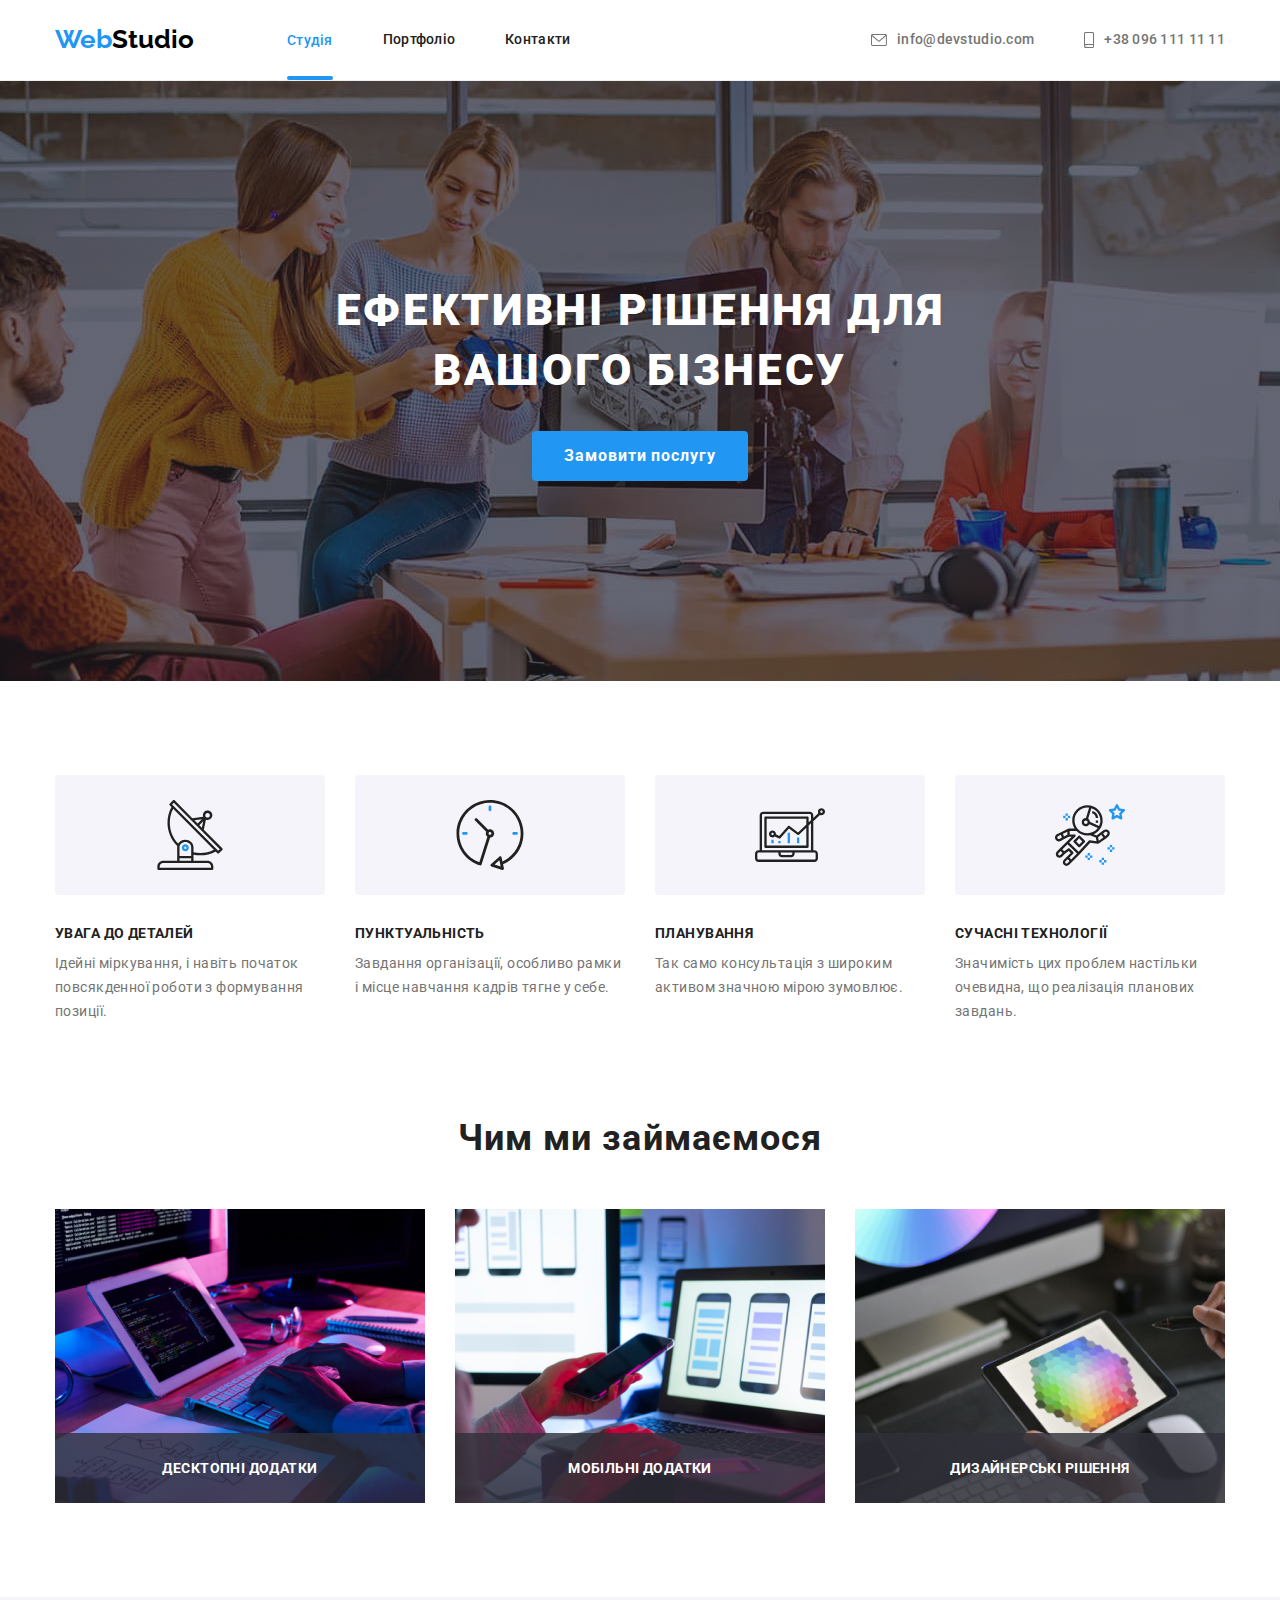
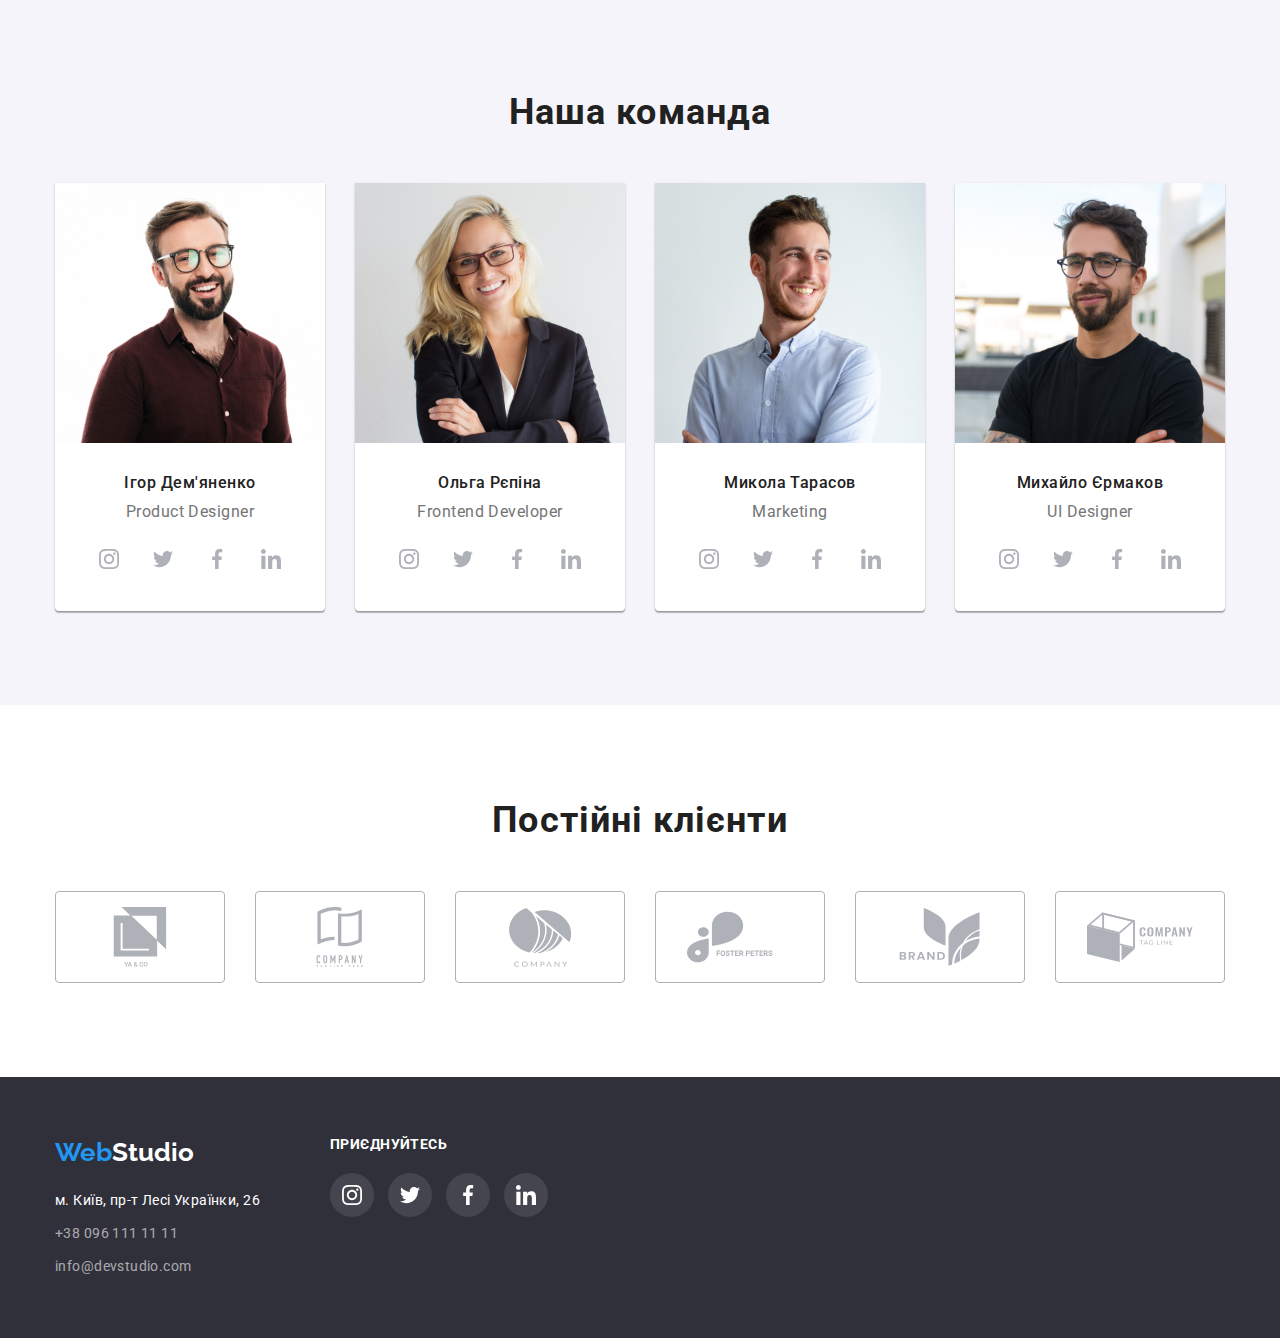
<file: index.html>
<!DOCTYPE html>
<html lang="uk">

<head>
    <meta charset="UTF-8">
    <meta http-equiv="X-UA-Compatible" content="IE=edge">
    <meta name="viewport" content="width=device-width, initial-scale=1.0">
    <title>WebStudio</title>
    <link rel="preconnect" href="https://fonts.googleapis.com">
    <link rel="preconnect" href="https://fonts.gstatic.com" crossorigin>
    <link
        href="https://fonts.googleapis.com/css2?family=Raleway:wght@700&family=Roboto:wght@400;500;700;900&display=swap"
        rel="stylesheet">
    <link rel="stylesheet"
        href="https://cdnjs.cloudflare.com/ajax/libs/modern-normalize/1.1.0/modern-normalize.min.css" />
    <link rel="stylesheet" href="./css/styles.css">
</head>

<body>
<div class="backdrop is-hidden" data-modal>
    <div class="modal">
        <button class="close" type="button" data-modal-close>
            <svg class="icon-close" width="18" height="18">
                <use href="./images/icons.svg#icon-close"></use>
            </svg>
        </button>
    </div>
</div>


    <header class="main-header">
        <div class="top conteiner">
            <nav class="navigation">
                <a href="./index.html" class="header-logo">
                    <span class="header-logo-blue">Web</span>Studio
                </a>
                <ul class="navigation-list">
                    <li class="item"> <a href="./index.html" class="navigation-item-current">Студія</a></li>

                    <li class="item"> <a href="./portfolio.html" class="navigation-item">Портфоліо</a></li>

                    <li class="item"> <a href="./index.html" class="navigation-item">Контакти</a></li>
                </ul>
            </nav>
            <ul class="contact-list">
                <li class="item">
                    <a href="mailto:info@devstudio.com" class="contact-item"><svg class="icon" width="16" height="12">
                            <use href="./images/icons.svg#icon-envelope"></use>
                        </svg>info@devstudio.com</a>
                </li>
                <li class="item">
                    <a href="tel:+380961111111" class="contact-item"><svg class="icon" width="10" height="16">
                            <use href="./images/icons.svg#icon-smartphone"></use>
                        </svg>+38 096 111 11 11</a>
                </li>
            </ul>
        </div>
    </header>
    <main>
        <section class="hero">
            <div class="conteiner">
                <h1 class="hero-title">Ефективні рішення для вашого бізнесу</h1>
                <button type="button" class="btn" data-modal-open>Замовити послугу</button>
            </div>
        </section>
        <section class="plan">
            <div class="conteiner">
                <h2 class="features-title">Наші переваги</h2>
                <ul class="features-list">
                    <li class="item way">
                        <div class="way-card">
                            <svg class="icon-card" width="70" height="70">
                                <use href="./images/icons.svg#icon-antenna"></use>
                            </svg>
                        </div>
                        <h3 class="title">УВАГА ДО ДЕТАЛЕЙ</h3>
                        <p class="p-list">Ідейні міркування, і навіть початок повсякденної роботи з формування позиції.
                        </p>
                    </li>
                    <li class="item way">
                        <div class="way-card">
                            <svg class="icon-card" width="70" height="70">
                                <use href="./images/icons.svg#icon-clock"></use>
                            </svg>
                        </div>
                        <h3 class="title">ПУНКТУАЛЬНІСТЬ</h3>
                        <p class="p-list">Завдання організації, особливо рамки і місце навчання кадрів тягне у себе.</p>
                    </li>
                    <li class="item way">
                        <div class="way-card">
                            <svg class="icon-card" width="70" height="70">
                                <use href="./images/icons.svg#icon-diagram"></use>
                            </svg>
                        </div>
                        <h3 class="title">ПЛАНУВАННЯ</h3>
                        <p class="p-list">Так само консультація з широким активом значною мірою зумовлює.</p>
                    </li>
                    <li class="item way">
                        <div class="way-card">
                            <svg class="icon-card" width="70" height="70">
                                <use href="./images/icons.svg#icon-astronaut"></use>
                            </svg>
                        </div>
                        <h3 class="title">СУЧАСНІ ТЕХНОЛОГІЇ</h3>
                        <p class="p-list">Значимість цих проблем настільки очевидна, що реалізація планових завдань.</p>
                    </li>
                </ul>
            </div>
        </section>
        <section class="job about">
            <div class="conteiner">
                <h2 class="section-title">Чим ми займаємося</h2>
                <ul class="list-job">
                    <li class="item">
                        <p class="title">Десктопні додатки</p>
                        <img src="./images/img1.jpg" alt="photo1" width="370" class="img">
                    </li>
                    <li class="item">
                        <p class="title">Мобільні додатки</p>
                        <img src="./images/img2.jpg" alt="photo2" width="370" class="img">
                    </li>
                    <li class="item">
                        <p class="title">Дизайнерські рішення</p>
                        <img src="./images/img3.jpg" alt="photo3" width="370" class="img">
                    </li>
                </ul>
            </div>
        </section>
        <section class="section com">
            <div class="conteiner com">
                <h2 class="section-title">Наша команда</h2>
                <ul class="list-workers">
                    <li class="team-item">
                        <img src="./images/photo1.jpg" alt="Product-Designer" width="270">
                        <h3 class="team-name">Ігор Дем'яненко</h3>
                        <p class="p-job">Product Designer</p>
                        <ul class="social-com">
                            <li><a href="" class="link">
                                    <svg class="icon-worker" width="20" height="20">
                                        <use href="./images/icons.svg#icon-instagram"></use>
                                    </svg></a></li>
                            <li><a href="" class="link">
                                    <svg class="icon-worker" width="20" height="20">
                                        <use href="./images/icons.svg#icon-twitter"></use>
                                    </svg></a></li>
                            <li><a href="" class="link">
                                    <svg class="icon-worker" width="20" height="20">
                                        <use href="./images/icons.svg#icon-facebook"></use>
                                    </svg></a></li>
                            <li><a href="" class="link">
                                    <svg class="icon-worker" width="20" height="20">
                                        <use href="./images/icons.svg#icon-linkedin"></use>
                                    </svg></a></li>
                        </ul>
                    </li>
                    <li class="team-item">
                        <img src="./images/photo2.jpg" alt="Frontend-Developer" width="270">
                        <h3 class="team-name">Ольга Рєпіна</h3>
                        <p class="p-job">Frontend Developer</p>
                        <ul class="social-com">
                            <li><a href="" class="link">
                                    <svg class="icon-worker" width="20" height="20">
                                        <use href="./images/icons.svg#icon-instagram"></use>
                                    </svg></a></li>
                            <li><a href="" class="link">
                                    <svg class="icon-worker" width="20" height="20">
                                        <use href="./images/icons.svg#icon-twitter"></use>
                                    </svg></a></li>
                            <li><a href="" class="link">
                                    <svg class="icon-worker" width="20" height="20">
                                        <use href="./images/icons.svg#icon-facebook"></use>
                                    </svg></a></li>
                            <li><a href="" class="link">
                                    <svg class="icon-worker" width="20" height="20">
                                        <use href="./images/icons.svg#icon-linkedin"></use>
                                    </svg></a></li>
                        </ul>
                    </li>
                    <li class="team-item">
                        <img src="./images/photo3.jpg" alt="Marketing" width="270">
                        <h3 class="team-name">Микола Тарасов</h3>
                        <p class="p-job">Marketing</p>
                        <ul class="social-com">
                            <li><a href="" class="link">
                                    <svg class="icon-worker" width="20" height="20">
                                        <use href="./images/icons.svg#icon-instagram"></use>
                                    </svg></a></li>
                            <li><a href="" class="link">
                                    <svg class="icon-worker" width="20" height="20">
                                        <use href="./images/icons.svg#icon-twitter"></use>
                                    </svg></a></li>
                            <li><a href="" class="link">
                                    <svg class="icon-worker" width="20" height="20">
                                        <use href="./images/icons.svg#icon-facebook"></use>
                                    </svg></a></li>
                            <li><a href="" class="link">
                                    <svg class="icon-worker" width="20" height="20">
                                        <use href="./images/icons.svg#icon-linkedin"></use>
                                    </svg></a></li>
                        </ul>
                    </li>
                    <li class="team-item">
                        <img src="./images/photo4.jpg" alt="UI-Designer" width="270">
                        <h3 class="team-name">Михайло Єрмаков</h3>
                        <p class="p-job">UI Designer</p>
                        <ul class="social-com">
                            <li><a href="" class="link">
                                    <svg class="icon-worker" width="20" height="20">
                                        <use href="./images/icons.svg#icon-instagram"></use>
                                    </svg></a></li>
                            <li><a href="" class="link">
                                    <svg class="icon-worker" width="20" height="20">
                                        <use href="./images/icons.svg#icon-twitter"></use>
                                    </svg></a></li>
                            <li><a href="" class="link">
                                    <svg class="icon-worker" width="20" height="20">
                                        <use href="./images/icons.svg#icon-facebook"></use>
                                    </svg></a></li>
                            <li><a href="" class="link">
                                    <svg class="icon-worker" width="20" height="20">
                                        <use href="./images/icons.svg#icon-linkedin"></use>
                                    </svg></a></li>
                        </ul>
                    </li>
                </ul>
            </div>
        </section>
        <section class="section">
            <div class="conteiner">
                <h2 class="section-title">Постійні клієнти</h2>
                <ul class="list clients">
                    <li class="item">
                        <a href="" class="link" aria-label="Ya & Co">
                            <svg class="icon-clients" width="106" height="60">
                                <use href="./images/icons.svg#icon-group-1"></use>
                            </svg></a>
                    </li>
                    <li class="item">
                        <a href="" class="link" aria-label="Ya & Co">
                            <svg class="icon-clients" width="106" height="60">
                                <use href="./images/icons.svg#icon-group-2"></use>
                            </svg></a>
                    </li>
                    <li class="item">
                        <a href="" class="link" aria-label="Ya & Co">
                            <svg class="icon-clients" width="106" height="60">
                                <use href="./images/icons.svg#icon-group-3"></use>
                            </svg></a>
                    </li>
                    <li class="item">
                        <a href="" class="link" aria-label="Ya & Co">
                            <svg class="icon-clients" width="106" height="60">
                                <use href="./images/icons.svg#icon-group-4"></use>
                            </svg>
                        </a>
                    </li>
                    <li class="item">
                        <a href="" class="link" aria-label="Ya & Co">
                            <svg class="icon-clients" width="106" height="60">
                                <use href="./images/icons.svg#icon-group-5"></use>
                            </svg></a>
                    </li>
                    <li class="item">
                        <a href="" class="link" aria-label="Ya & Co">
                            <svg class="icon-clients" width="106" height="60">
                                <use href="./images/icons.svg#icon-group-6"></use>
                            </svg></a>
                    </li>
                </ul>
            </div>
        </section>
    </main>
    <footer class="footer">
        <div class="conteiner footer-social">
            <div logo-list>
                <a href="./index.html" class="logo-footer"><span class="header-logo-blue">Web</span>Studio</a>
                <address class="address-footer">
                    <ul class="contact-list-footer">
                        <li class="contact-item-address"> <a href="https://goo.gl/maps/39dMw2ZDidqWWx287"
                                class="footer-link-address">м. Київ, пр-т Лесі Українки, 26</a>
                        </li>
                        <li class="contact-item-footer">
                            <a href="tel:+380961111111" class="footer-link">+38 096 111 11 11</a>
                        </li>
                        <li class="contact-item-footer">
                            <a href="mailto:info@devstudio.com" class="footer-link">info@devstudio.com</a>
                        </li>
                    </ul>
            </div>
            <div class="socials-footer">
                <p class="title">Приєднуйтесь</p>
                <ul class="list">
                    <li class="item">
                        <a href="" class="link">
                            <svg class="icon-footer" width="20" height="20">
                                <use href="./images/icons.svg#icon-instagram"></use>
                            </svg></a>
                    </li>
                    <li class="item">
                        <a href="" class="link">
                            <svg class="icon-footer" width="20" height="20">
                                <use href="./images/icons.svg#icon-twitter"></use>
                            </svg></a>
                    </li>
                    <li class="item">
                        <a href="" class="link">
                            <svg class="icon-footer" width="20" height="20">
                                <use href="./images/icons.svg#icon-facebook"></use>
                            </svg></a>
                    </li>
                    <li class="item">
                        <a href="" class="link">
                            <svg class="icon-footer" width="20" height="20">
                                <use href="./images/icons.svg#icon-linkedin"></use>
                            </svg></a>
                    </li>
                </ul>
            </div>
            </address>
        </div>
    </footer>
    <script src="./modal.js"></script>
</body>

</html>
</file>
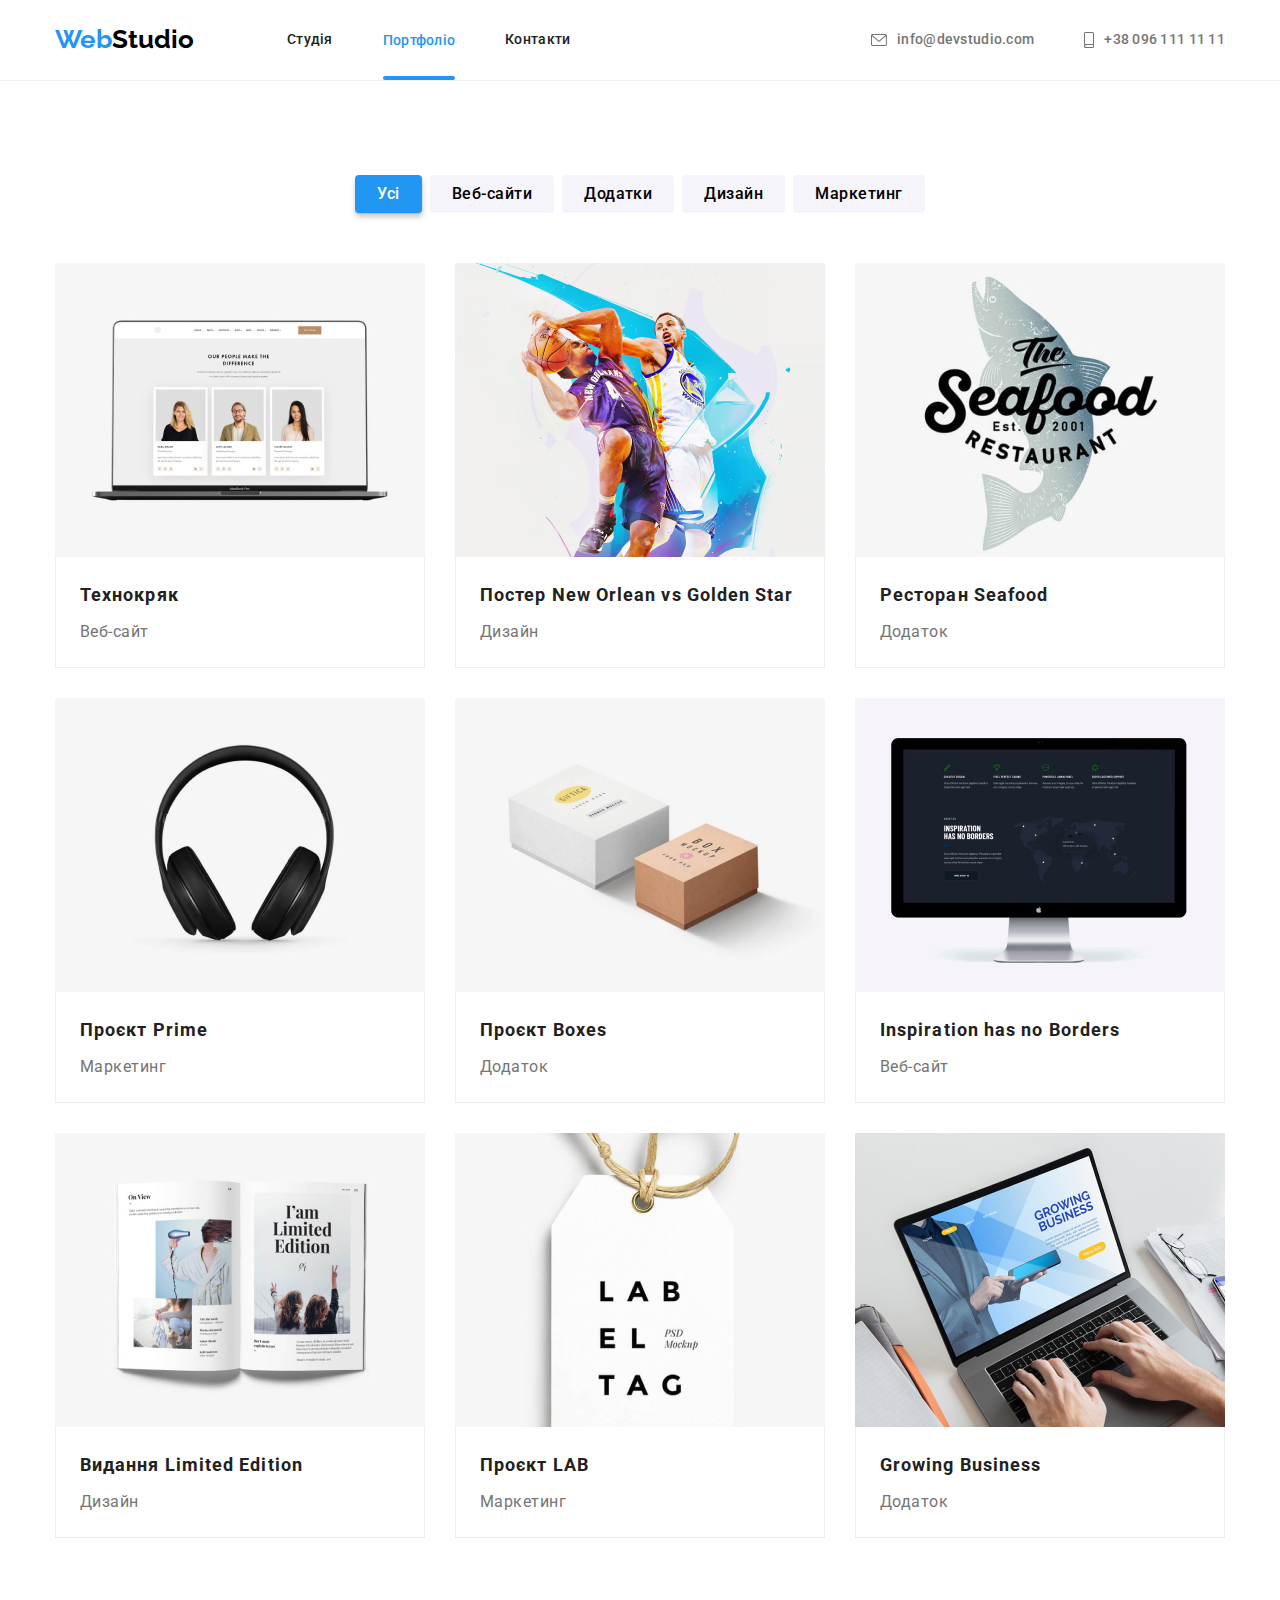
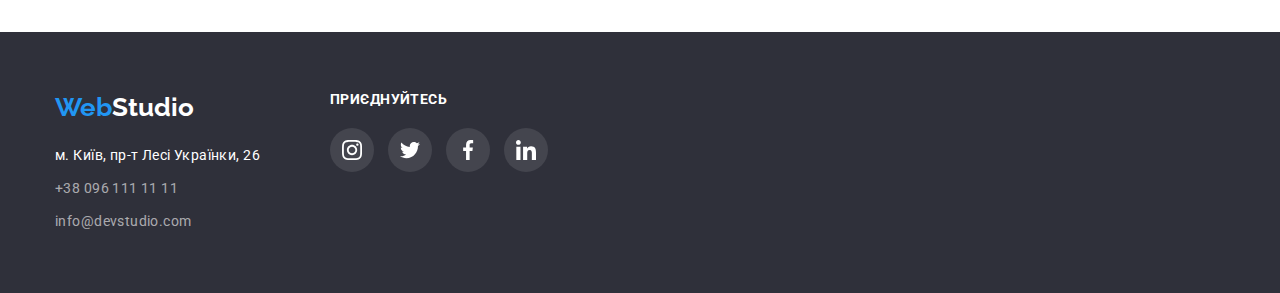
<file: portfolio.html>
<!DOCTYPE html>
<html lang="uk">

<head>
    <meta charset="UTF-8">
    <meta http-equiv="X-UA-Compatible" content="IE=edge">
    <meta name="viewport" content="width=device-width, initial-scale=1.0">
    <title>Portfolio</title>
    <link rel="preconnect" href="https://fonts.googleapis.com">
    <link rel="preconnect" href="https://fonts.gstatic.com" crossorigin>
    <link
        href="https://fonts.googleapis.com/css2?family=Raleway:wght@700&family=Roboto:wght@400;500;700;900&display=swap"
        rel="stylesheet">
    <link rel="stylesheet"
        href="https://cdnjs.cloudflare.com/ajax/libs/modern-normalize/1.1.0/modern-normalize.min.css" />
    <link rel="stylesheet" href="./css/styles.css">
</head>

<body>
        <header class="main-header">
            <div class="top conteiner">
                <nav class="navigation">
                    <a href="./index.html" class="header-logo">
                        <span class="header-logo-blue">Web</span>Studio
                    </a>
                    <ul class="navigation-list">
                        <li class="item"> <a href="./index.html" class="navigation-item">Студія</a></li>
        
                        <li class="item"> <a href="./portfolio.html" class="navigation-item-current">Портфоліо</a></li>
        
                        <li class="item"> <a href="./index.html" class="navigation-item">Контакти</a></li>
                    </ul>
                </nav>
                <ul class="contact-list">
                    <li class="item">
                        <a href="mailto:info@devstudio.com" class="contact-item"><svg class="icon" width="16" height="12">
                                <use href="./images/icons.svg#icon-envelope"></use>
                            </svg>info@devstudio.com</a>
                    </li>
                    <li class="item">
                        <a href="tel:+380961111111" class="contact-item"><svg class="icon" width="10" height="16">
                                <use href="./images/icons.svg#icon-smartphone"></use>
                            </svg>+38 096 111 11 11</a>
                    </li>
                </ul>
            </div>
        </header>
    <main>
        <section class="gallery">
            <div class="conteiner">
                <h2 class="gallery-title">Наше портфоліо</h2>
                <ul class="filter">
                    <li class="item"> <button type="button" class="filter-btn current">Усі</button></li>
                    <li class="item"> <button type="button" class="filter-btn">Веб-сайти</button></li>
                    <li class="item"> <button type="button" class="filter-btn">Додатки</button></li>
                    <li class="item"> <button type="button" class="filter-btn">Дизайн</button></li>
                    <li class="item"> <button type="button" class="filter-btn">Маркетинг</button></li>
                </ul>
                    <ul class="gallery-list">
                        <li class="item-card"> 
                            <a href="#" class="item-card-link">
                                <div class="port-desc">
                                    <div class="thumb">
                                        <p class="port-description">
                                            Ресурс пропонує комплексні пропозиції з різним рівнем
                                            функціоналу та сервісів. Все це дозволить відвідувачу
                                            отримати вичерпні відомості про компанію чи приватну особу.
                                        </p>
                                    </div>
                                    <img src="./images/portfolio1.jpg" alt="portfolio1" width="370">
                                </div>
                            <div class="content-item">
                                <h2 class="title-port">Технокряк</h2>
                                <p class="text-port">Веб-сайт</p>
                            </div>
                            </a>
                        </li>
                        <li class="item-card"> <a href="#" class="item-card-link">
                            <div class="port-desc">
                                <div class="thumb">
                                    <p class="port-description">
                                        Ресурс пропонує комплексні пропозиції з різним рівнем
                                        функціоналу та сервісів. Все це дозволить відвідувачу
                                        отримати вичерпні відомості про компанію чи приватну особу.
                                    </p>
                                </div>
                                <img src="./images/portfolio2.jpg" alt="portfolio2" width="370">
                            </div>
                            <div class="content-item">
                                <h2 class="title-port">Постер New Orlean vs Golden Star</h2>
                                <p class="text-port">Дизайн</p>
                            </div>
                            </a>
                        </li>
                        <li class="item-card"> <a href="#" class="item-card-link">
                            <div class="port-desc">
                                <div class="thumb">
                                    <p class="port-description">
                                        Ресурс пропонує комплексні пропозиції з різним рівнем
                                        функціоналу та сервісів. Все це дозволить відвідувачу
                                        отримати вичерпні відомості про компанію чи приватну особу.
                                    </p>
                                </div>
                                <img src="./images/portfolio3.jpg" alt="portfolio3" width="370">
                            </div>
                            <div class="content-item">
                                <h2 class="title-port">Ресторан Seafood</h2>
                                <p class="text-port">Додаток</p>
                            </div>
                            </a>
                        </li>
                        <li class="item-card"> <a href="#" class="item-card-link">
                            <div class="port-desc">
                                <div class="thumb">
                                    <p class="port-description">
                                        Ресурс пропонує комплексні пропозиції з різним рівнем
                                        функціоналу та сервісів. Все це дозволить відвідувачу
                                        отримати вичерпні відомості про компанію чи приватну особу.
                                    </p>
                                </div>
                                <img src="./images/portfolio4.jpg" alt="portfolio4" width="370">
                            </div>
                            <div class="content-item">
                                <h2 class="title-port">Проєкт Prime</h2>
                                <p class="text-port">Маркетинг</p>
                            </div>
                            </a>
                        </li>
                        <li class="item-card"> <a href="#" class="item-card-link">
                            <div class="port-desc">
                                <div class="thumb">
                                    <p class="port-description">
                                        Ресурс пропонує комплексні пропозиції з різним рівнем
                                        функціоналу та сервісів. Все це дозволить відвідувачу
                                        отримати вичерпні відомості про компанію чи приватну особу.
                                    </p>
                                </div>
                                <img src="./images/portfolio5.jpg" alt="portfolio5" width="370">
                            </div>
                            <div class="content-item">
                                <h2 class="title-port">Проєкт Boxes</h2>
                                <p class="text-port">Додаток</p>
                            </div>
                            </a>
                        </li>
                        <li class="item-card"> <a href="#" class="item-card-link">
                            <div class="port-desc">
                                <div class="thumb">
                                    <p class="port-description">
                                        Ресурс пропонує комплексні пропозиції з різним рівнем
                                        функціоналу та сервісів. Все це дозволить відвідувачу
                                        отримати вичерпні відомості про компанію чи приватну особу.
                                    </p>
                                </div>
                                <img src="./images/portfolio6.jpg" alt="portfolio6" width="370">
                            </div>
                            <div class="content-item">
                                <h2 class="title-port">Inspiration has no Borders</h2>
                                <p class="text-port">Веб-сайт</p>
                            </div>
                            </a>
                        </li>
                        <li class="item-card"> <a href="#" class="item-card-link">
                            <div class="port-desc">
                                <div class="thumb">
                                    <p class="port-description">
                                        Ресурс пропонує комплексні пропозиції з різним рівнем
                                        функціоналу та сервісів. Все це дозволить відвідувачу
                                        отримати вичерпні відомості про компанію чи приватну особу.
                                    </p>
                                </div>
                                <img src="./images/portfolio7.jpg" alt="portfolio7" width="370">
                            </div>
                            <div class="content-item">
                                <h2 class="title-port">Видання Limited Edition</h2>
                                <p class="text-port">Дизайн</p>
                            </div>
                            </a>
                        </li>
                        <li class="item-card"> <a href="#" class="item-card-link">
                            <div class="port-desc">
                                <div class="thumb">
                                    <p class="port-description">
                                        Ресурс пропонує комплексні пропозиції з різним рівнем
                                        функціоналу та сервісів. Все це дозволить відвідувачу
                                        отримати вичерпні відомості про компанію чи приватну особу.
                                    </p>
                                </div>
                                <img src="./images/portfolio8.jpg" alt="portfolio8" width="370">
                            </div>
                            <div class="content-item">
                                <h2 class="title-port">Проєкт LAB</h2>
                                <p class="text-port">Маркетинг</p>
                            </div>
                            </a>
                        </li>
                        <li class="item-card"> <a href="#" class="item-card-link">
                            <div class="port-desc">
                                <div class="thumb">
                                    <p class="port-description">
                                        Ресурс пропонує комплексні пропозиції з різним рівнем
                                        функціоналу та сервісів. Все це дозволить відвідувачу
                                        отримати вичерпні відомості про компанію чи приватну особу.
                                    </p>
                                </div>
                                <img src="./images/portfolio9.jpg" alt="portfolio9" width="370">
                            </div>
                            <div class="content-item">
                                <h2 class="title-port">Growing Business</h2>
                                <p class="text-port">Додаток</p>
                            </div>
                            </a>
                        </li>
                    </ul>
            </div>
        </section>
    </main>
    <footer class="footer">
        <div class="conteiner footer-social">
            <div logo-list>
                <a href="./index.html" class="logo-footer"><span class="header-logo-blue">Web</span>Studio</a>
                <address class="address-footer">
                    <ul class="contact-list-footer">
                        <li class="contact-item-address"> <a href="https://goo.gl/maps/39dMw2ZDidqWWx287"
                                class="footer-link-address">м. Київ, пр-т Лесі Українки, 26</a>
                        </li>
                        <li class="contact-item-footer">
                            <a href="tel:+380961111111" class="footer-link">+38 096 111 11 11</a>
                        </li>
                        <li class="contact-item-footer">
                            <a href="mailto:info@devstudio.com" class="footer-link">info@devstudio.com</a>
                        </li>
                    </ul>
            </div>
            <div class="socials-footer">
                <p class="title">Приєднуйтесь</p>
                <ul class="list">
                    <li class="item">
                        <a href="" class="link">
                            <svg class="icon-footer" width="20" height="20">
                                <use href="./images/icons.svg#icon-instagram"></use>
                            </svg></a>
                    </li>
                    <li class="item">
                        <a href="" class="link">
                            <svg class="icon-footer" width="20" height="20">
                                <use href="./images/icons.svg#icon-twitter"></use>
                            </svg></a>
                    </li>
                    <li class="item">
                        <a href="" class="link">
                            <svg class="icon-footer" width="20" height="20">
                                <use href="./images/icons.svg#icon-facebook"></use>
                            </svg></a>
                    </li>
                    <li class="item">
                        <a href="" class="link">
                            <svg class="icon-footer" width="20" height="20">
                                <use href="./images/icons.svg#icon-linkedin"></use>
                            </svg></a>
                    </li>
                </ul>
            </div>
            </address>
        </div>
    </footer>
</body>

</html>
</file>
<file: css/styles.css>
:root {
    --prmary-text-color: #757575;
    --title-text-color: #212121;
    --accent-color: #2196f3;
    --white-color: #ffffff;
    --black-color: #000000;
    --bg-main-color: #f5f5f5;
    --bg-our-color: #f5f4fa;
    --bg-footer-color: #2f303a;
    
    --footer-address-rgba: rgba(255, 255, 255, .6);
    
    --border: #eeeeee;
    --border-bottom: #ececec;
    --borders: #afb1b8;
    --background: rgba(255, 255, 255, .1);
    
    --gradient: rgba(47, 48, 58, 0.4);
    --gradient-about: rgba(47, 48, 58, 0.8);
    
    --shadow: rgba(0, 0, 0, 0.15);

    --backdrop: rgba(0, 0, 0, 0.2);

    --accent-gradient: rgba(33, 150, 243, 0.9);
    
    --timing-function: cubic-bezier(0.4, 0, 0.2, 1);
}

body {
    color: var(--prmary-text-color);
    font-family: 'Roboto', sans-serif;
}

h1,
h2,
h3,
h4,
h5,
h6 {
    margin: 0;
}

ul {
    padding: 0;
    margin: 0;
}

p {
    margin: 0;
}

img {
    display: block;
    max-width: 100%;
    height: auto;
}

button {
    font-family: inherit;
    padding: 0;
    margin: 0;
}

.backdrop {
    position: fixed;
    top: 0;
    left: 0;
    width: 100%;
    height: 100%;
    background-color: var(--backdrop);
    z-index: 2;
    opacity: 1;
    visibility: visible;
    transition: opacity 250ms var(--timing-function),
        visibility 250ms var(--timing-function);
}

.close {
    display: flex;
    position: absolute;
    top: 8px;
    right: 8px;
    width: 30px;
    height: 30px;
    border: 1px solid rgba(0, 0, 0, 0.1);
    border-radius: 50%;
    background-color: var(--white-color);
    align-items: center;
    justify-content: center;
    cursor: pointer;
    z-index: 2;
}

.backdrop.is-hidden {
    opacity: 0;
    pointer-events: none;
    visibility: hidden;
}

.icon-close {
    justify-content: center;
    align-items: center;
}

.backdrop.is-hidden .modal {
    transform: translate(-50%, -50%) scale(0.9);

}

.modal {
    position: absolute;
    top: 50%;
    left: 50%;
    transform: translate(-50%, -50%) scale(1);

    min-height: 581px;
    min-width: 528px;

    background-color: var(--white-color);

    box-shadow: 0px 1px 3px rgba(0, 0, 0, 0.12), 0px 1px 1px rgba(0, 0, 0, 0.14), 0px 2px 1px rgba(0, 0, 0, 0.2);
    border-radius: 4px;
    z-index: 2;
    transition: opacity 250ms var(--timing-function);

}

.section {
    padding-top: 94px;
    padding-bottom: 94px;
}

.conteiner {
    width: 1200px;
    margin-left: auto;
    margin-right: auto;
    padding-left: 15px;
    padding-right: 15px;
}

.plan {
    padding-top: 94px;
    padding-bottom: 94px;
}

.top {
    display: flex;
    align-items: center;
}

.main-header {
    border-bottom: 1px solid var(--border);
}

.header-logo {
    display: block;
    padding: 24px 0;
    color: var(--black-color);
    font-family: 'Raleway', sans-serif;
    font-weight: 700;
    font-size: 26px;
    line-height: 1.19;
    text-decoration-line: none;
}

.header-logo-blue {
    color: var(--accent-color);
}

.navigation {
    display: flex;
}


.navigation-list {
    list-style: none;
    display: flex;
    margin-left: 93px;
    position: relative;
}

.navigation-item-current {
    font-style: normal;
    font-weight: 500;
    font-size: 14px;
    line-height: 16px;
    letter-spacing: 0.02em;
    color: var(--accent-color);
    text-decoration-line: none;
    display: block;
    padding: 32px 0;
}

.navigation-item-current::after {
        content: "";
            position: absolute;
            bottom: 0;
            left: 0;
            display: block;
            width: 100%;
            height: 4px;
            background-color: var(--accent-color);
            border-radius: 2px;
            transform: scaleX(0);
            transition: transform 250ms var(--timing-function);
}

.navigation-item-port {
    font-style: normal;
    font-weight: 500;
    font-size: 14px;
    line-height: 16px;
    letter-spacing: 0.02em;
    color: var(--title-text-color);
    text-decoration-line: none;
    display: block;
    padding: 32px 0;
    margin-left: 93px;
}

.navigation-item-port:hover,
.navigation-item-port:focus {
    color: var(--accent-color);
}

.navigation-item-current:hover,
.navigation-item-current:focus {
    color: var(--accent-color);
}

.navigation-item {
    font-style: normal;
    font-weight: 500;
    font-size: 14px;
    line-height: 16px;
    letter-spacing: 0.02em;
    color: var(--title-text-color);
    text-decoration-line: none;
    display: block;
    padding: 32px 0;
    transition: color 250ms var(--timing-function);
}

.navigation-item-current-port {
    font-style: normal;
    font-weight: 500;
    font-size: 14px;
    line-height: 16px;
    letter-spacing: 0.02em;
    color: var(--accent-color);
    text-decoration-line: none;
    display: block;
    padding: 32px 0;
}

.navigation-list .item+.item {
    margin-left: 50px;
}

.navigation-item:hover,
.navigation-item:focus {
    color: var(--accent-color);
}

.contact-list {
    list-style: none;
    display: flex;
    margin-left:auto;
    gap: 50px;
}

.contact-item {
    color: var(--prmary-text-color);
    font-weight: 500;
    font-size: 14px;
    line-height: 1.14;
    letter-spacing: 0.02em;
    text-decoration-line: none;
    display: flex;
    padding: 32px 0;
    align-items: center;
    transition: color 250ms var(--timing-function);
}

.navigation-item {
    position: relative;
    padding: 32px 0px;
    font-weight: 500;
    font-size: 14px;
    line-height: 1.14;
    letter-spacing: 0.02em;
    color: var(--title-text-color);
    transition: color 250ms var(--timing-function);
}



.navigation-item::after {
    content: "";
    position: absolute;
    bottom: 0;
    left: 0;
    display: block;
    width: 100%;
    height: 4px;
    background-color: var(--accent-color);
    border-radius: 2px;
    transform: scaleX(0);
    transition: transform 250ms var(--timing-function);
}
.navigation-item-current::after {
    transform: scaleX(1);
}

.navigation-item:hover::after {
    transform: scaleX(1);
}

.navigation-item-current {
    transform: scaleX(1)
}

.contact-item:hover,
.contact-item:focus {
    color: var(--accent-color);
    transform: scaleX(1);
}



.item .contact-list {
    margin: auto 10px auto auto;
    display: flex;
}

.icon {
    fill: currentColor;
    margin-right: 10px;
}



.hero {
    background-image: linear-gradient(var(--gradient),
    var(--gradient)), url(../images/background-image.jpg);
    background-color: var(--bg-footer-color);
    padding: 200px 0;
    max-width: 1600px;
    min-height: 600px;
    background-repeat: no-repeat;
    background-position: center;
    background-size: cover;
    margin-left: auto;
    margin-right: auto;
}  

.hero .container {
    width: 696px;
}

.hero-title {
    font-weight: 900;
    font-size: 44px;
    line-height: 1.3636;
    text-align: center;
    letter-spacing: 0.06em;
    text-transform: uppercase;
    color: var(--white-color);
    width: 696px;
    margin: 0 auto 30px;
}

.btn {
    color: var(--white-color);
    background-color: var(--accent-color);
    font-family: inherit;
    font-style: normal;
    font-weight: 700;
    font-size: 16px;
    line-height: 1.88;
    align-items: center;
    text-align: center;
    letter-spacing: 0.06em;
    cursor: pointer;
    display: block;
    border: 0;
    padding: 10px 32px;
    margin: 0 auto;
    border-radius: 4px;
    box-shadow: var(--shadow);
}

.btn:hover,
.btn:focus {
    background-color: #188CE8;
}

.features-title {
    display: none;
}


.conteiner .features-list {
    display: flex;
}

.features-title {
    margin-bottom: 50px;
    color: var(--title-text-color);
    font-weight: 700;
    font-size: 36px;
    line-height: 1.17;
    text-align: center;
    letter-spacing: 0.03em;
}

.features-list {
    list-style: none;
    gap: 30px;
}

.title {
    font-style: normal;
    font-weight: 700;
    font-size: 14px;
    line-height: 16px;
    letter-spacing: 0.03em;
    text-transform: uppercase;
    color: var(--title-text-color);
    margin-bottom: 10px;
}

.p-list {
    font-style: normal;
    font-weight: 400;
    font-size: 14px;
    line-height: 24px;
    letter-spacing: 0.03em;
    color: var(--prmary-text-color);
}

.list .way {
    width: 270px;
    margin-right: 30px;
}

.list .way:last-child {
    margin-right: 0;
}

.item .way-card {
    display: inline-flex;
    width: 270px;
    height: 120px;
    margin-bottom: 30px;
    background-color: var(--bg-our-color);
    border-radius: 4px;
    align-items: center;
    justify-content: center;
}

.icon-card {
    display: block;
    margin: auto;
    text-align: center;
}

.features-list .item {
    flex-basis: auto;
    width: 270px;
}

.features-list .item :last-child {
    margin: 0;
}

.job {
padding-bottom: 94px;
}


.list-job {
    display: flex;
    list-style: none;
    gap: 30px;
}

.about .item {
    position: relative;
}

.about .title {
    position: absolute;
    bottom: 0;
    margin: 0;
    width: 370px;
    height: 70px;
    background-color: var(--gradient-about);
    color: var(--white-color);
    text-align: center;
    z-index: 1;
    display: flex;
    align-items: center;
    justify-content: center;
}

.section-title {
    font-style: normal;
    font-weight: 700;
    font-size: 36px;
    line-height: 42px;
    text-align: center;
    letter-spacing: 0.03em;
    color: var(--title-text-color);
    margin-bottom: 50px;
}


.section.com {
    background-color: var(--bg-our-color);
}

.item.com {
width: 270px;
background-color: var(--white-color);
border-radius: 0px 0px 4px 4px;
}

.list-workers {
    list-style: none;
    display: flex;
    align-items: center;
}

.team-item {
    background: var(--white-color);
    box-shadow: 0px 1px 3px rgba(0, 0, 0, 0.12),
        0px 1px 1px rgba(0, 0, 0, 0.14),
        0px 2px 1px rgba(0, 0, 0, 0.2);
    text-align: center;
    border-radius: 0px 0px 4px 4px;
    margin-right: 30px;
}

.team-item:last-child {
    margin-right: 0px;
}

.team-name {
    font-style: normal;
    font-weight: 500;
    font-size: 16px;
    line-height: 19px;
    letter-spacing: 0.03em;
    color: var(--title-text-color);
    text-align: center;
    padding-top: 30px;
    margin-bottom: 10px;
}

.p-job {
    font-style: normal;
    font-weight: 400;
    font-size: 16px;
    line-height: 19px;
    text-align: center;
    letter-spacing: 0.03em;
    color: var(--prmary-text-color);
    margin-bottom: 16px;
}

.social-com {
    display: flex;
    gap: 10px;
    list-style: none;
    justify-content: center;
    align-items: center;
    padding-bottom: 30px;
}

.list-workers .link {
    display: inline-flex;
        fill: var(--borders);
        width: 44px;
        height: 44px;
        border-radius: 50%;
        align-items: center;
        justify-content: center;
        transition: background-color 250ms var(--timing-function),
        fill 250ms var(--timing-function);
}

.social-com .link:hover,
.social-com .link:focus {
    background-color: var(--accent-color);
    fill: var(--white-color);
}

.clients {
    align-items: center;
    justify-content: center;
    display: flex;
    list-style: none;
}

.clients .link {
display: flex;
    justify-content: center;
    align-items: center;
    width: 170px;
    height: 92px;
    color: var(--borders);
    border: 1px solid currentColor;
    border-radius: 4px;
    fill: currentColor;
    transition: border-color 250ms var(--timing-function),
    color 250ms var(--timing-function);
}

.clients .link:hover,
.clients .link:focus {
    border-color: var(--accent-color);
    color: var(--accent-color);
}


.clients .item+.item {
    margin-left: 30px;
}
.icon-clients {
    fill: currentColor;
}

.footer {
    background: var(--bg-footer-color);
    padding-top: 60px;
    padding-bottom: 60px;
}


.logo-footer {
    color: var(--white-color);
    font-family: 'Raleway', sans-serif;
    font-weight: 700;
    font-size: 26px;
    line-height: 1.19;
    text-decoration-line: none;
    display: block;
    margin-bottom: 20px;
}

.contact-list-footer {
    list-style: none;
    display: flex;
    flex-direction: column;
    gap: 9px;
}

.footer-link-address {
    text-decoration-line: none;
    font-style: normal;
    font-weight: 400;
    font-size: 14px;
    line-height: 24px;
    letter-spacing: 0.03em;
    color: var(--white-color);
    transition: color 250ms var(--timing-function),
    fill 250ms var(--timing-function);
}

.footer-link-address:hover,
.footer-link-address:focus {
    color: var(--accent-color);
}

.footer-link {
    text-decoration-line: none;
    color: var(--footer-address-rgba);
    font-style: normal;
    font-weight: 400;
    font-size: 14px;
    line-height: 24px;
    letter-spacing: 0.03em;
    transition: color 250ms var(--timing-function),
    fill 250ms var(--timing-function);
}


.footer-link:hover,
.footer-link:focus {
    color: var(--white-color);
}


.footer-social .list {
    list-style: none;
    color: var(--white-color);
}



.footer-social .title {
    margin-bottom: 20px;
    color: var(--white-color);
    font-weight: 700;
    font-size: 14px;
    line-height: 1.14;
    letter-spacing: 0.03em;
    text-transform: uppercase;
}

.footer-social {
    display: flex;
}

.socials-footer {
margin-left: 70px;
}

.logo-list .socials-footer {
    display: inline-block;
}

.link {
    display: inline-flex;
    align-items: center;
    justify-content: center;
    border-radius: 50%;
    width: 44px;
    height: 44px;
    background-color: var(--background);
    transition: background-color 250ms var(--timing-function),
    fill 250ms var(--timing-function);
}

.footer-social .link:hover,
.footer-social .link:focus {
    background-color: var(--accent-color);
}

.footer-social .item+.item {
    margin-left: 10px;
}


.footer-social .icon-footer {
    fill: var(--white-color);
}

.footer-social .item {
    display: inline-flex;
    
}

.footer-social .icon-footer {
    margin: auto;
}


/* .................PORTFOLIO PAGE................. */

.gallery {
    padding: 94px 0;
}

.gallery-title {
    display: none;

}

.filter {
    list-style: none;
    display: flex;
}


.conteiner .filter {
    display: flex;
    margin-left: 0;
    margin-right: 0;
    margin-bottom: 50px;
    justify-content: center;
    gap: 8px;
}

.filter-btn {
    font-style: normal;
    font-weight: 500;
    font-size: 16px;
    line-height: 26px;
    text-align: center;
    letter-spacing: 0.03em;
    background: var(--bg-our-color);
    border-radius: 4px;
    border: 0;
    cursor: pointer;
    font-family: inherit;
    padding: 6px 22px;
    transition: color 250ms var(--timing-function),
    box-shadow 250ms var(--timing-function),
    background-color 250ms var(--timing-function);
}

.filter-btn.current,
.filter-btn:hover,
.filter-btn:focus {
    background-color: var(--accent-color);
    color: var(--white-color);
    box-shadow: 0px 1px 1px rgba(0, 0, 0, 0.12), 0px 4px 4px rgba(0, 0, 0, 0.06), 1px 4px 6px rgba(0, 0, 0, 0.16);
}


.port-img .content-item {
    padding: 20px 24px;
    
}

.thumb {
    position: absolute;
    top: 0;
    left: 0;
    width: 100%;
    height: 100%;
    background-color: var(--accent-gradient);
    transform: translateY(100%);
    transition: transform 250ms var(--timing-function);
}

.gallery-list .item-card-link:hover .thumb {
    transform: translateY(0);
}



.port-desc {
    position: relative;
    overflow: hidden;
}


.gallery-list {
        flex-wrap: wrap;
        display: flex;
}

.port-description {
    padding: 63px 24px;
    font-size: 18px;
    line-height: 1.56;
    letter-spacing: 0.03em;
    color: var(--white-color);
}

.content-item {
    border-bottom: 1px solid var(--border);
    border-left: 1px solid var(--border);
    border-right: 1px solid var(--border);
    padding: 20px 24px;
}

.item-card {margin-right: 30px;
    margin-bottom: 30px;
}

.port-img .gallery-list {
    flex-wrap: wrap;
    display: flex;
    
}


.item-card:nth-child(3n) {
    margin-right: 0px;
}

.item-card:nth-last-child(-n+3) {
    margin-bottom: 0;
}

.gallery-list {
    list-style: none;
    padding: 0px;
    flex-wrap: wrap;
    display: flex;
}

.item-card-link:hover,
.item-card-link:focus {
    box-shadow: 0px 1px 1px rgba(0, 0, 0, 0.12), 0px 4px 4px rgba(0, 0, 0, 0.06), 1px 4px 6px rgba(0, 0, 0, 0.16);
}

.item-card-link {
    text-decoration: none;
    display: block;
    transition: box-shadow 250ms var(--timing-function);
}

.title-port {
    color: var(--title-text-color);
    font-weight: 700;
    font-size: 18px;
    line-height: 2;
    letter-spacing: 0.06em;
    margin-bottom: 4px;
}

.text-port {
    font-style: normal;
    font-weight: 400;
    font-size: 16px;
    line-height: 30px;
    letter-spacing: 0.03em;
    color: var(--prmary-text-color);
}
</file>
